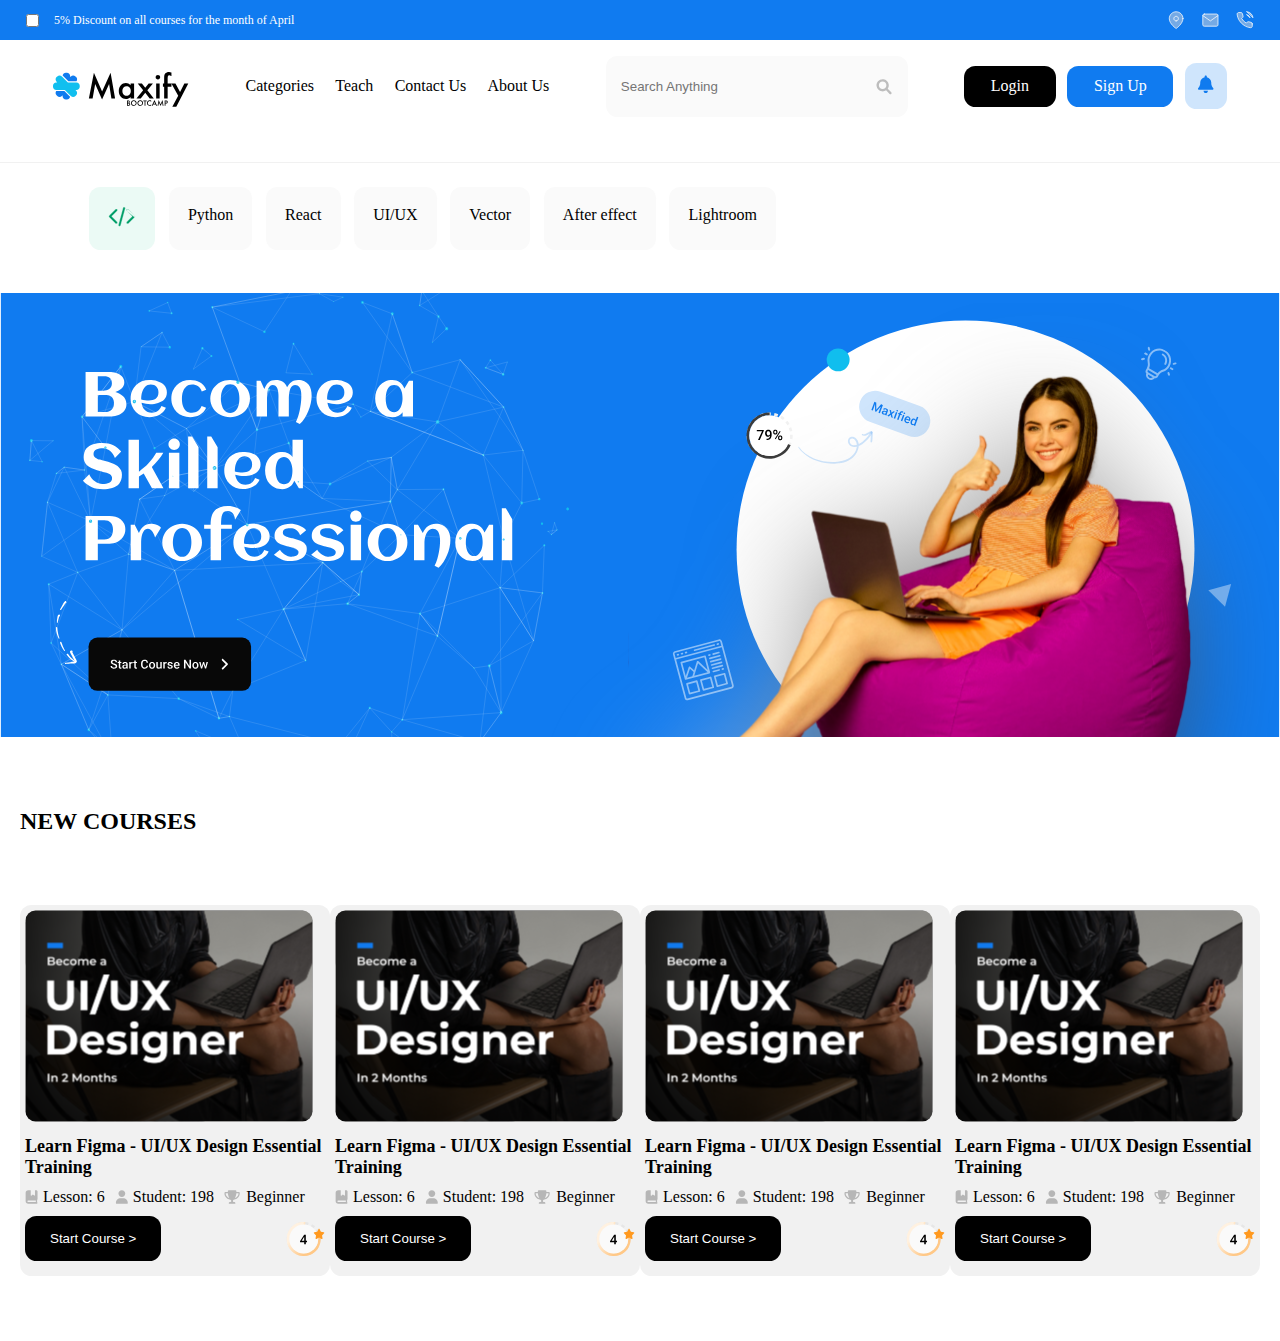
<file: pages/index.html>
<!DOCTYPE html>
<html lang="en">
  <head>
    <meta charset="UTF-8" />
    <meta name="viewport" content="width=device-width, initial-scale=1.0" />
    <title>Maxify Bootcamp</title>
    <link rel="stylesheet" href="../assets/css/index.css" />
  </head>

  <body>
    <header>
      <div class="topMenuBar">
        <div class="topMenuBarText">
          <input type="checkbox" name="" id="" />
          <p>5% Discount on all courses for the month of April</p>
        </div>

        <div class="topMenuBarIcons">
          <img src="../assets/icons/location.svg" alt="location icon" />
          <img src="../assets/icons/email.svg" alt="email icon" />
          <img src="../assets/icons/phone.svg" alt="phone icon" />
        </div>
      </div>

      <nav>
        <img src="../assets/icons/logo.svg" alt="Maxify bootcamp logo" />

        <ul class="topList">
          <li>Categories</li>
          <li>Teach</li>
          <li>Contact Us</li>
          <li>About Us</li>
        </ul>

        <div class="searchArea">
          <input type="text" placeholder="Search Anything" />
          <img src="../assets/icons/search-icon.svg" alt="search icons" />
        </div>

        <div class="signin-signup">
          <a class="login" href="./login.html">Login</a>
          <a class="signup" href="./signup.html">Sign Up</a>

          <span class="bell">
            <img src="../assets/icons/bell.svg" alt="notification icon" />
          </span>
        </div>
      </nav>

      <div class="coursesNav">
        <span style="background-color: #ebfaf5">
          <img src="../assets/icons/code.svg" alt="code icon" />
        </span>

        <span> Python </span>

        <span> React </span>

        <span> UI/UX </span>

        <span> Vector </span>

        <span> After effect </span>

        <span> Lightroom </span>
      </div>

      <div class="hero"></div>
    </header>

    <main>
      <div class="course-header">
        <h2>NEW COURSES</h2>
      </div>
      <div class="container-courses">
        <div class="course">
          <div>
            <img src="../assets/images/courseImg.svg" alt="Course Image" />
          </div>

          <p class="course-title">
            Learn Figma - UI/UX Design Essential Training
          </p>

          <div class="course-tag">
            <div class="tag-item">
              <img src="../assets/images/courseIcons/book.svg" alt="Book" />
              <span>Lesson: 6</span>
            </div>

            <div class="tag-item">
              <img src="../assets/images/courseIcons/user.svg" alt="User" />
              <span>Student: 198</span>
            </div>

            <div class="tag-item">
              <img src="../assets/images/courseIcons/award.svg" alt="oook" />
              <span>Beginner</span>
            </div>
          </div>

          <div class="cta">
            <button>Start Course ></button>

            <img src="../assets/images/courseIcons/Score.svg" alt="" />
          </div>
        </div>

        <div class="course">
          <div>
            <img src="../assets/images/courseImg.svg" alt="Course Image" />
          </div>

          <p class="course-title">
            Learn Figma - UI/UX Design Essential Training
          </p>

          <div class="course-tag">
            <div class="tag-item">
              <img src="../assets/images/courseIcons/book.svg" alt="Book" />
              <span>Lesson: 6</span>
            </div>

            <div class="tag-item">
              <img src="../assets/images/courseIcons/user.svg" alt="User" />
              <span>Student: 198</span>
            </div>

            <div class="tag-item">
              <img src="../assets/images/courseIcons/award.svg" alt="oook" />
              <span>Beginner</span>
            </div>
          </div>

          <div class="cta">
            <button>Start Course ></button>

            <img src="../assets/images/courseIcons/Score.svg" alt="" />
          </div>
        </div>

        <div class="course">
          <div>
            <img src="../assets/images/courseImg.svg" alt="Course Image" />
          </div>

          <p class="course-title">
            Learn Figma - UI/UX Design Essential Training
          </p>

          <div class="course-tag">
            <div class="tag-item">
              <img src="../assets/images/courseIcons/book.svg" alt="Book" />
              <span>Lesson: 6</span>
            </div>

            <div class="tag-item">
              <img src="../assets/images/courseIcons/user.svg" alt="User" />
              <span>Student: 198</span>
            </div>

            <div class="tag-item">
              <img src="../assets/images/courseIcons/award.svg" alt="oook" />
              <span>Beginner</span>
            </div>
          </div>

          <div class="cta">
            <button>Start Course ></button>

            <img src="../assets/images/courseIcons/Score.svg" alt="" />
          </div>
        </div>

        <div class="course">
          <div>
            <img src="../assets/images/courseImg.svg" alt="Course Image" />
          </div>

          <p class="course-title">
            Learn Figma - UI/UX Design Essential Training
          </p>

          <div class="course-tag">
            <div class="tag-item">
              <img src="../assets/images/courseIcons/book.svg" alt="Book" />
              <span>Lesson: 6</span>
            </div>

            <div class="tag-item">
              <img src="../assets/images/courseIcons/user.svg" alt="User" />
              <span>Student: 198</span>
            </div>

            <div class="tag-item">
              <img src="../assets/images/courseIcons/award.svg" alt="oook" />
              <span>Beginner</span>
            </div>
          </div>

          <div class="cta">
            <button>Start Course ></button>

            <img src="../assets/images/courseIcons/Score.svg" alt="" />
          </div>
        </div>
      </div>
    </main>

    <footer>
      <div></div>
    </footer>
  </body>
</html>
</file>
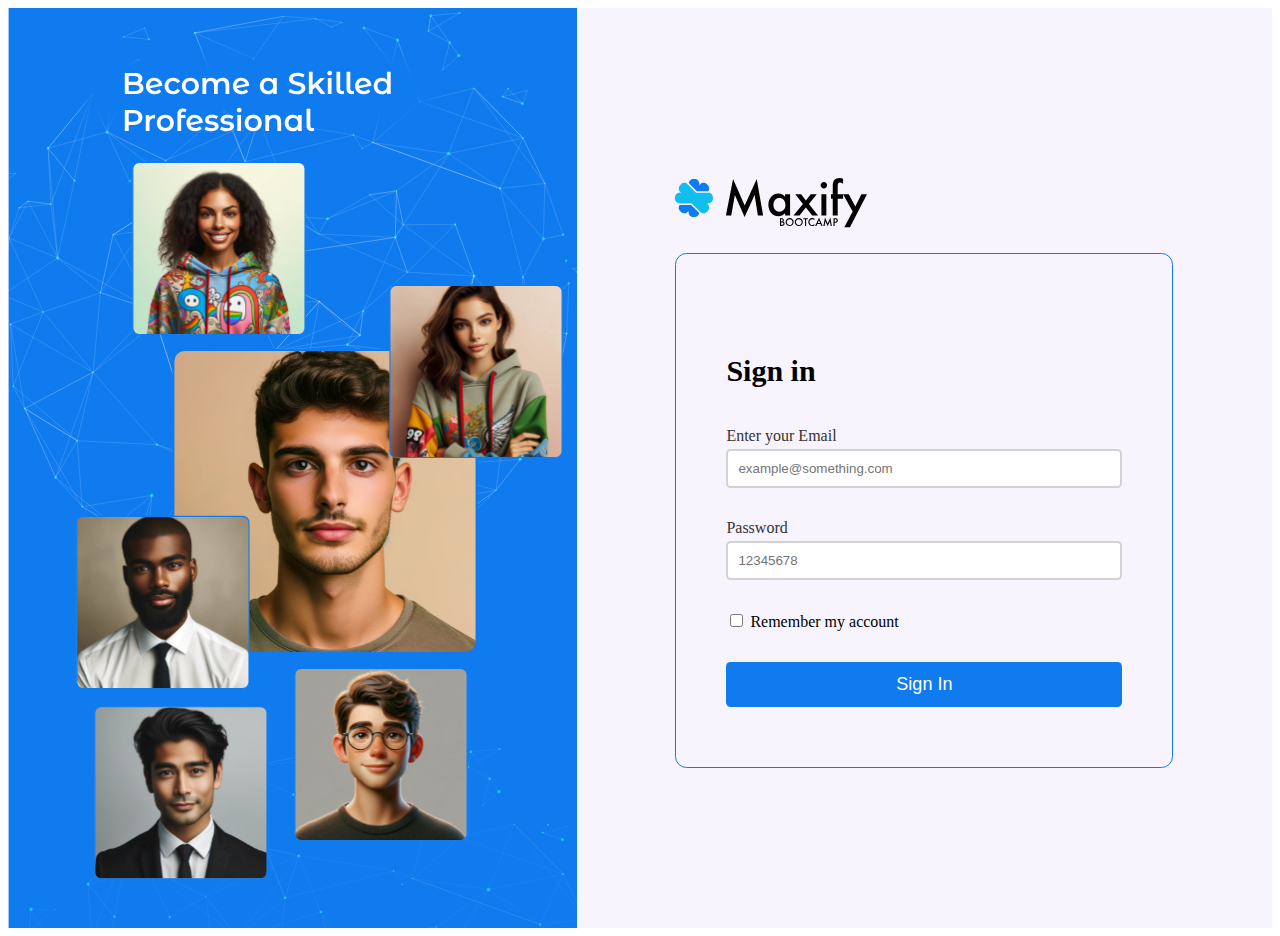
<file: pages/login.html>
<!DOCTYPE html>
<html lang="en">
  <head>
    <meta charset="UTF-8" />
    <meta name="viewport" content="width=device-width, initial-scale=1.0" />
    <title>Maxify Bootcamp</title>
    <link rel="stylesheet" href="../assets/css/signup.css" />
  </head>
  <body>
    <main>
      <div class="leftSide"></div>

      <div class="rightSide">
        <div class="rightSideInnerBox">
          <div style="margin-bottom: 20px">
            <img src="../assets/icons/logo.svg" alt="logo" height="61px" />
          </div>

          <div class="formContainer">
            <h4 style="font-size: 30px; font-weight: 600">Sign in</h4>

            <div class="form">
              <label for="email">Enter your Email</label>
              <input
                type="email"
                id="email"
                placeholder="example@something.com"
              />
            </div>

            <div class="form">
              <label for="newPass">Password</label>
              <input type="password" id="newPass" placeholder="12345678" />
            </div>

            <div>
              <input type="checkbox" name="remember" id="" />
              <span>Remember my account</span>
            </div>

            <button>Sign In</button>
          </div>

          <div></div>
        </div>
      </div>
    </main>
  </body>
</html>
</file>
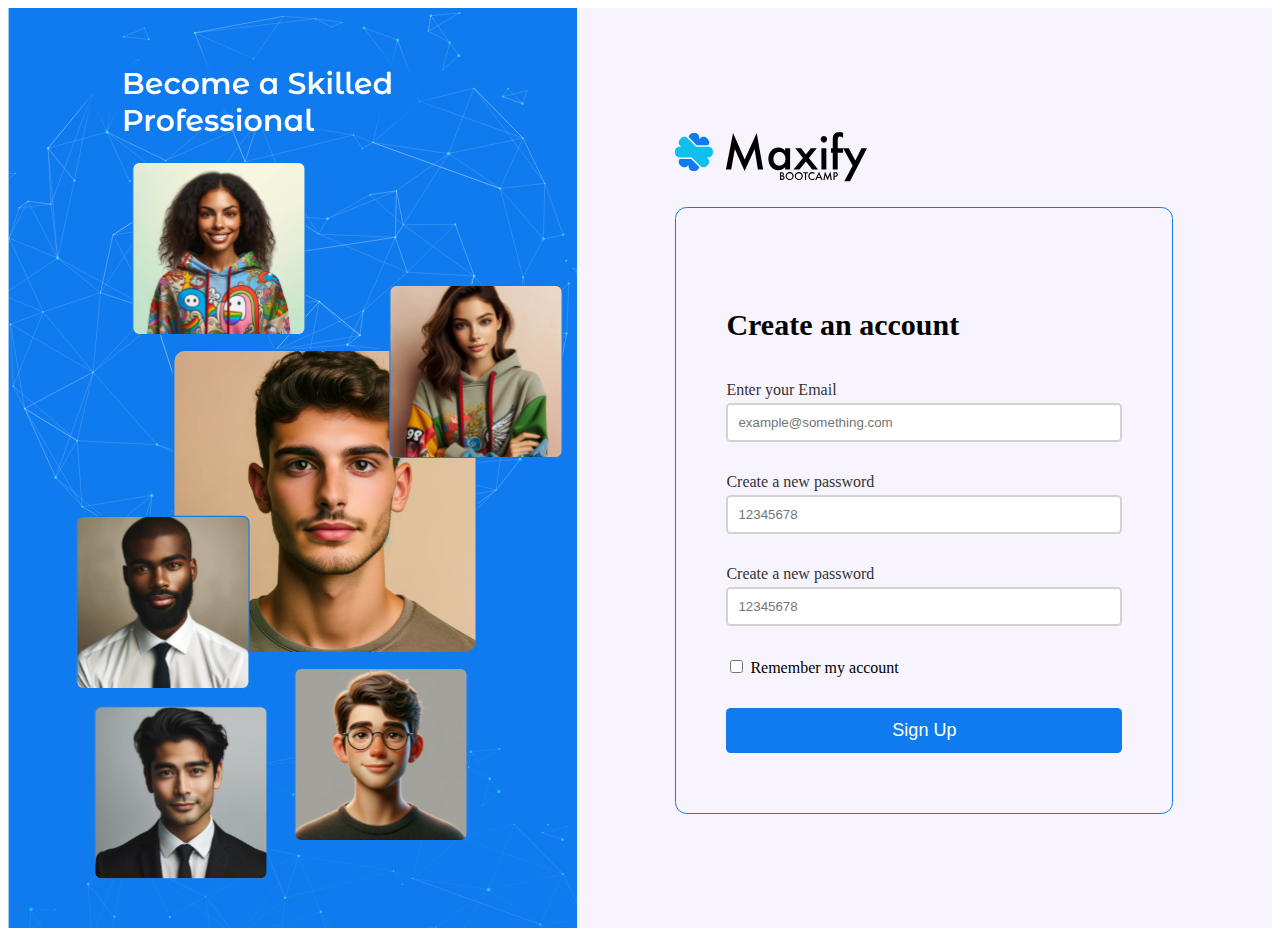
<file: pages/signup.html>
<!DOCTYPE html>
<html lang="en">
  <head>
    <meta charset="UTF-8" />
    <meta name="viewport" content="width=device-width, initial-scale=1.0" />
    <title>Maxify Bootcamp</title>
    <link rel="stylesheet" href="../assets/css/signup.css" />
  </head>
  <body>
    <main>
      <div class="leftSide"></div>

      <div class="rightSide">
        <div class="rightSideInnerBox">
          <div style="margin-bottom: 20px">
            <img src="../assets/icons/logo.svg" alt="logo" height="61px" />
          </div>

          <div class="formContainer">
            <h4 style="font-size: 30px; font-weight: 600">Create an account</h4>

            <div class="form">
              <label for="email">Enter your Email</label>
              <input
                type="email"
                id="email"
                placeholder="example@something.com"
              />
            </div>

            <div class="form">
              <label for="newPass">Create a new password</label>
              <input type="password" id="newPass" placeholder="12345678" />
            </div>

            <div class="form">
              <label for="confirmPass">Create a new password</label>
              <input type="password" id="confirmPass" placeholder="12345678" />
            </div>

            <div>
              <input type="checkbox" name="remember" id="" />
              <span>Remember my account</span>
            </div>

            <button>Sign Up</button>
          </div>

          <div></div>
        </div>
      </div>
    </main>
  </body>
</html>
</file>
<file: assets/css/index.css>
* {
  padding: 0;
  margin: 0;
}

/* Top Menu bar section */
.topMenuBar {
  height: 40px;
  background-color: #107bf0;
  display: flex;
  justify-content: space-between;
  align-items: center;
  padding: 0px 26px;
}

.topMenuBar p {
  color: white;
  font-size: 12px;
}

.topMenuBarText {
  display: flex;
  align-items: center;
  gap: 15px;
}

.topMenuBarIcons {
  display: flex;
  align-items: center;
  gap: 15px;
}

/* Menu Section */
nav {
  display: flex;
  align-items: center;
  justify-content: space-between;
  padding: 0px 53px;
  margin-top: 16px;
  margin-bottom: 45.78px;
}

nav ul {
  display: flex;
  gap: 21.34px;
  text-decoration: none;
  list-style: none;
  cursor: pointer;
}

.signin-signup {
  display: flex;
  align-items: center;
  gap: 11.5px;
}

.signin-signup a {
  text-decoration: none;
  color: white;
}

.login {
  background-color: black;
  padding: 11.5px 26.7px;
  border-radius: 11.5px;
}

.signup {
  background-color: #107bf0;
  padding: 11.5px 26.7px;
  border-radius: 11.5px;
}

.bell {
  padding: 11.5px;
  background-color: #107bef33;
  border-radius: 11.5px;
}

.searchArea {
  background-color: #fafafa;
  display: flex;
  align-items: center;
  padding: 2px 15px;
  border-radius: 11.5px;
  height: 56.51px;
}

.searchArea input {
  border: none;
  background-color: transparent;
  width: 254px;
  color: #08080840;
}

.searchArea input:focus {
  outline: none;
}

.searchArea img {
  width: 17.66px;
  height: 16.78px;
}

/* Course Navigation */
.coursesNav {
  border-top: 0.5px solid #f1f1f1;
  padding-top: 23.7px;
  padding-left: 89px;
  padding-right: 89px;
  padding-bottom: 43px;
  display: flex;
  flex-wrap: wrap;
  gap: 13.36px;
}

.coursesNav span {
  padding: 19.2px;
  background-color: #fafafa;
  border-radius: 11.5px;
}

/* Hero Section */
.hero {
  height: 0px;
  width: 100%;
  background-image: url("../icons/heroBanner.svg");
  background-repeat: no-repeat;
  background-size: contain;
  padding-bottom: 34.72%;
}

/* container-courses */
.course-header {
  padding: 20px;
  margin-top: 50px;
}

.container-courses {
  margin: 50px 20px;
  display: flex;
  justify-content: space-between;
}

.course {
  flex: 25%;
  width: 287px;
  background-color: #f1f1f1;
  padding: 5px;
  border-radius: 11.5px;
  margin-bottom: 15px;
}

.course-title {
  font-weight: 600;
  font-size: 18px;
  margin: 10px 0px;
}

.course-tag {
  display: flex;
  align-items: center;
  gap: 10px;
}

.tag-item {
  display: flex;
  align-items: center;
  gap: 5px;
}

.cta {
  display: flex;
  justify-content: space-between;
  margin: 10px 0px;
}

.cta > button {
  border: none;
  padding: 15px 25px;
  display: flex;
  justify-content: center;
  align-items: center;
  background-color: black;
  color: white;
  border-radius: 11.5px;
  cursor: pointer;
}
@media screen and (max-width: 1024px) {
  nav {
    flex-direction: column;
  }
  .signin-signup {
    order: 1;
  }
  .searchArea {
    order: 2;
  }
  .topList {
    order: 3;
  }
  .coursesNav {
    flex-direction: row;
    justify-content: center;
    color: #107bf0;
  }
  .course-header {
    text-align: center;
    color: #107bf0;
  }
  .container-courses {
    flex-direction: row;
    flex-wrap: wrap;
    align-items: center;
  }
}
</file>
<file: assets/css/signup.css>
main {
  display: flex;
}
.leftSide {
  width: 45%;
  height: 920px;
  background-image: url("../icons/authLeftSide.svg");
  background-repeat: no-repeat;
}

.rightSide {
  width: 55%;
  display: flex;
  justify-content: center;
  align-items: center;
  background-color: #f7f4fe;
}

.rightSideInnerBox {
  width: 498px;
}

.formContainer {
  border: 1px solid #107bef;
  padding: 60px 50px;
  border-radius: 11.5px;
}
.form {
  display: flex;
  flex-direction: column;
  margin-bottom: 31px;
}
.form label {
  color: #333333;
  margin-bottom: 4px;
}

.form input {
  padding: 10px;
  border: 2.31px solid #d2d2d2;
  border-radius: 4.63px;
}
.form input:focus {
  outline: #333333;
  border: 2.31px solid #107bef;
}

button {
  margin-top: 31px;
  width: 100%;
  padding: 12px;
  border: none;
  background-color: #107bef;
  border-radius: 4.63px;
  color: white;
  font-size: 18px;
}
</file>
